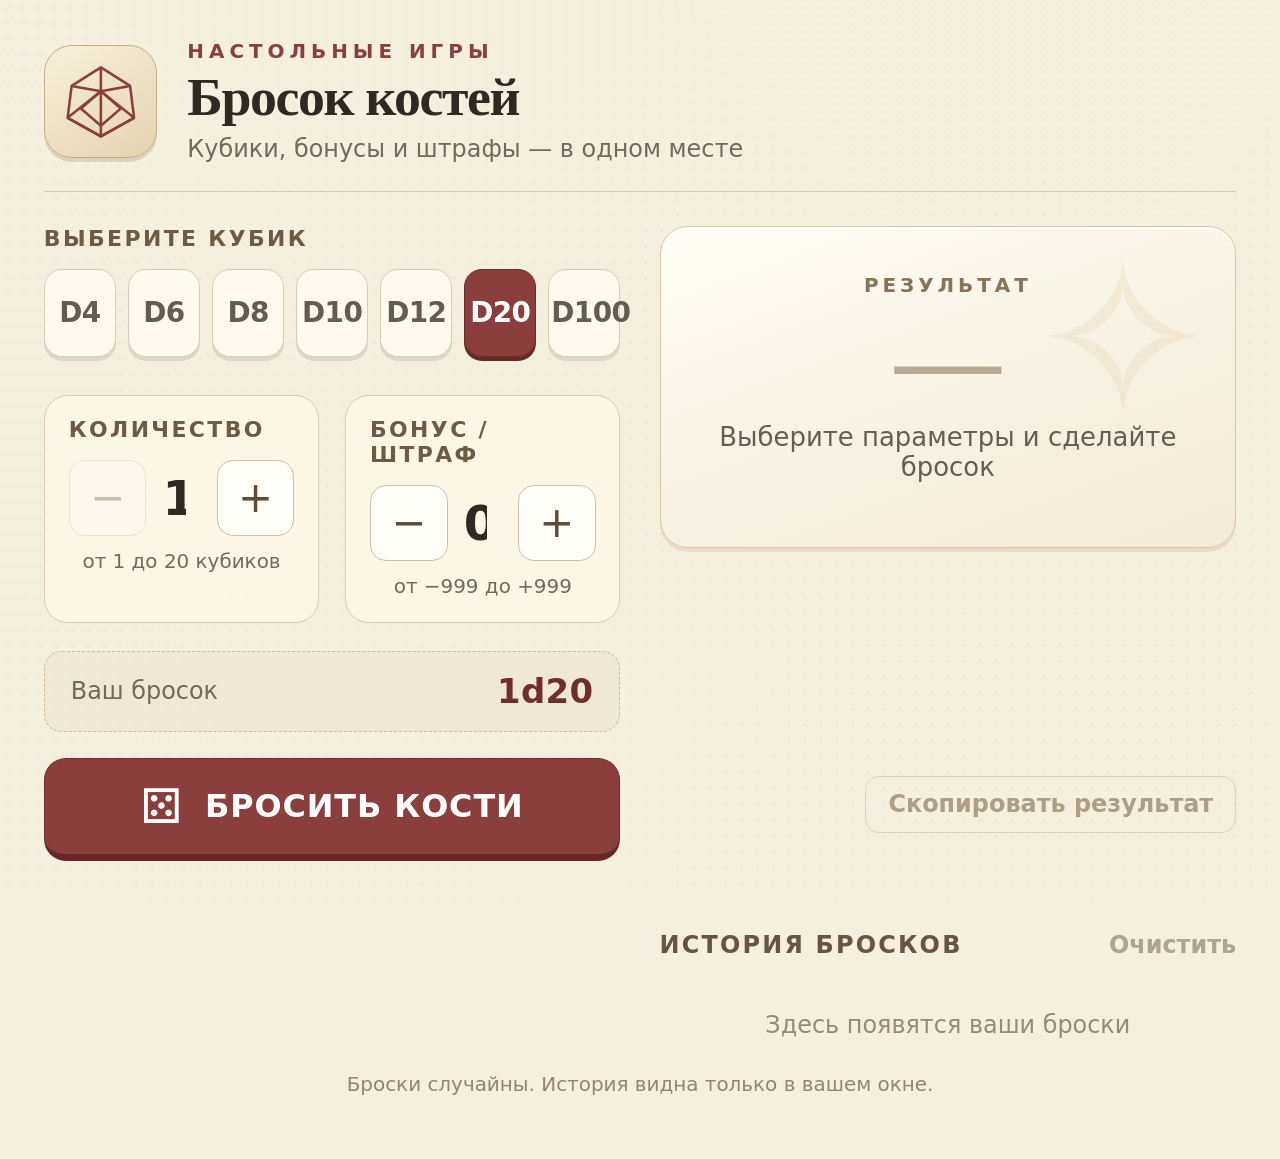
<file: index.html>
<!DOCTYPE html>
<html lang="ru">
<head>
  <meta charset="utf-8">
  <meta name="viewport" content="width=device-width, initial-scale=1">
  <meta name="color-scheme" content="light">
  <title>Бросок костей · Dice Roller</title>
  <style>
    :root{--paper:#f4efdf;--paper-2:#eee5d0;--ink:#302923;--sub:#73695f;--stroke:#d9cbb4;--red:#8b3f3d;--red-dark:#702d2c;--gold:#b4935e;--green:#4a6a50;--white:#fffdf6}
    *{box-sizing:border-box}
    html{scrollbar-color:#c9baa0 var(--paper)}
    body{margin:0;min-width:19.64286rem;background:var(--paper);color:var(--ink);font-family:system-ui,-apple-system,Segoe UI,Arial,sans-serif;font-size:1.00000rem}
    body:before{content:"";position:fixed;inset:0;pointer-events:none;opacity:.32;background-image:radial-gradient(#947d5b26 0.05357rem,transparent 0.06429rem);background-size:0.57143rem 0.57143rem;z-index:0}
    button,input{font:inherit}
    button{cursor:pointer}
    button:focus-visible,input:focus-visible{outline:0.21429rem solid #ba8b45;outline-offset:0.14286rem}
    .shell{position:relative;width:min(100%,44.28571rem);margin:auto;padding:1.42857rem 1.57143rem 1.57143rem}
    header{display:flex;align-items:center;gap:1.07143rem;margin-bottom:1.21429rem;padding-bottom:1.00000rem;border-bottom:0.07143rem solid var(--stroke)}
    .emblem{width:4.07143rem;height:4.07143rem;flex:0 0 4.07143rem;display:grid;place-items:center;border:0.07143rem solid #c3ad85;background:linear-gradient(145deg,#f7f0dc,#e4d3ae);border-radius:1.00000rem;color:var(--red);box-shadow:0 0.14286rem 0 #dfd2bb}
    .emblem svg{width:2.85714rem;height:2.85714rem}
    .overline{font-size:0.71429rem;font-weight:800;text-transform:uppercase;letter-spacing:0.17857rem;color:var(--red);margin-bottom:0.21429rem}
    h1{font-family:Georgia,"Times New Roman",serif;font-weight:700;font-size:1.92857rem;letter-spacing:-0.05000rem;margin:0;line-height:1.05}
    .subtitle{font-size:0.85714rem;color:var(--sub);margin:0.35714rem 0 0}
    .field-label{font-size:0.78571rem;font-weight:800;letter-spacing:0.08571rem;text-transform:uppercase;color:#6e5b45;margin:0 0 0.64286rem}
    .dice-types{display:grid;grid-template-columns:repeat(7,minmax(0,1fr));gap:0.42857rem;margin-bottom:1.35714rem}
    .die{border:0.07143rem solid var(--stroke);border-radius:0.64286rem;min-width:0;min-height:3.14286rem;padding:0.28571rem 0.07143rem;color:#645b53;background:#fffaf0;box-shadow:0 0.14286rem 0 #dfd6c5;font-weight:800;letter-spacing:-0.02143rem;transition:background .15s,border-color .15s,transform .15s}
    .die[aria-pressed=true]{background:var(--red);border-color:var(--red-dark);color:white;box-shadow:0 0.14286rem 0 #632927}
    .die:active{transform:translateY(0.07143rem)}
    .controls{display:grid;grid-template-columns:1fr 1fr;gap:0.92857rem;margin-bottom:1.00000rem}
    .control-panel{background:#fff9eaaf;border:0.07143rem solid var(--stroke);padding:0.78571rem 0.85714rem 0.85714rem;border-radius:0.85714rem}
    .control-panel .field-label{margin:0 0 0.64286rem}
    .stepper{display:grid;grid-template-columns:2.78571rem minmax(0,1fr) 2.78571rem;gap:0.50000rem;align-items:center}
    .step{height:2.71429rem;display:grid;place-items:center;border:0.07143rem solid #cfc0a7;border-radius:0.57143rem;background:#fffdf8;color:#614a37;font-size:1.50000rem;font-weight:400;line-height:1}
    .step:active{background:var(--paper-2)}
    .step:disabled{opacity:.35;cursor:not-allowed}
    .num{width:100%;min-width:0;border:0;background:transparent;color:var(--ink);text-align:center;font-size:1.71429rem;font-weight:800;font-variant-numeric:tabular-nums;outline-offset:0}
    .hint{font-size:0.71429rem;color:var(--sub);margin:0.50000rem 0 0;text-align:center}
    .formula{display:flex;align-items:center;justify-content:space-between;gap:0.85714rem;border:0.07143rem dashed #cbbb9c;padding:0.71429rem 0.92857rem;margin-bottom:0.92857rem;border-radius:0.64286rem;background:#ede4d2a6}
    .formula span{font-size:0.85714rem;color:var(--sub)}
    .formula strong{color:var(--red-dark);font-size:1.21429rem;font-weight:800;letter-spacing:0.01429rem;font-variant-numeric:tabular-nums}
    .roll-button{width:100%;min-height:3.71429rem;background:var(--red);border:0.07143rem solid var(--red-dark);border-bottom:0.28571rem solid #682724;border-radius:0.78571rem;color:white;font-weight:800;font-size:1.14286rem;letter-spacing:0.03214rem;display:flex;justify-content:center;align-items:center;gap:0.78571rem;transition:transform .1s,background .15s;margin-bottom:1.07143rem}
    .roll-button:hover{background:#9d4a47}
    .roll-button:active{transform:translateY(0.14286rem);border-bottom-width:0.14286rem;margin-bottom:1.21429rem}
    .roll-button:disabled{opacity:.7;cursor:default}
    .dice-icon{font-size:1.71429rem;line-height:1}
    .result{background:linear-gradient(160deg,#fffdf5,#f2e9d7);border:0.07143rem solid #d7c6a8;border-radius:1.00000rem;min-height:11.57143rem;padding:1.07143rem 1.14286rem 0.92857rem;text-align:center;box-shadow:inset 0 0.07143rem #fff,0 0.14286rem 0 #eadcc4;position:relative;overflow:hidden}
    .result:after{content:'✧';font-family:Georgia,serif;font-size:7.85714rem;line-height:1;position:absolute;top:0.21429rem;right:0.71429rem;color:#ddc79d35;pointer-events:none}
    .result-kicker{position:relative;z-index:1;font-size:0.71429rem;font-weight:800;text-transform:uppercase;letter-spacing:0.14286rem;color:#887455}
    .total{position:relative;z-index:1;font-family:Georgia,"Times New Roman",serif;color:var(--red-dark);font-size:4.64286rem;font-weight:700;line-height:1.05;margin:0.28571rem 0 0.21429rem;font-variant-numeric:lining-nums tabular-nums}
    .result-empty .total{color:#b9a992;font-size:3.78571rem}
    .calculation{position:relative;z-index:1;color:#655c52;font-size:0.92857rem;min-height:1.42857rem;overflow-wrap:anywhere}
    .roll-detail{position:relative;z-index:1;margin:0.78571rem 0 0;display:flex;align-items:center;justify-content:center;gap:0.42857rem;flex-wrap:wrap}
    .chip{display:inline-flex;align-items:center;justify-content:center;min-width:2.07143rem;height:2.00000rem;padding:0 0.42857rem;background:white;border:0.07143rem solid #dfd2be;border-radius:0.50000rem;font-size:0.92857rem;font-weight:750;color:#493b32;font-variant-numeric:tabular-nums}
    .chip.max{color:#427047;border-color:#a9c5aa;background:#f3faf0}
    .chip.min{color:#a3443a;border-color:#deaba4;background:#fff3ee}
    .result.roll-anim .total{animation:pulse .18s linear infinite alternate}
    @keyframes pulse{0%{transform:translateY(0.07143rem);opacity:.58}100%{transform:translateY(-0.07143rem);opacity:1}}
    .footbar{display:flex;justify-content:space-between;align-items:center;gap:0.71429rem;margin:0.92857rem 0 0.28571rem}
    .footbar h2{font-size:0.85714rem;letter-spacing:0.07857rem;text-transform:uppercase;color:#665540;margin:0}
    .clear{border:0;background:transparent;color:var(--red);font-size:0.85714rem;font-weight:700;text-decoration:underline;text-underline-offset:0.21429rem;padding:0.50000rem 0}
    .clear:disabled{color:#aea395;text-decoration:none;cursor:default}
    .history{display:flex;flex-direction:column;gap:0.42857rem;max-height:12.50000rem;overflow:auto;padding:0.07143rem}
    .history-row{background:#fffaf1d1;border:0.07143rem solid #e3d7c3;border-radius:0.57143rem;padding:0.57143rem 0.71429rem;display:flex;align-items:center;gap:0.64286rem;font-size:0.85714rem;font-variant-numeric:tabular-nums}
    .history-row .counter{color:#93816a;min-width:1.64286rem}
    .history-row .history-formula{font-weight:700;color:#57463b;white-space:nowrap}
    .history-row .history-breakdown{color:#897763;min-width:0;overflow:hidden;text-overflow:ellipsis;white-space:nowrap;flex:1}
    .history-row strong{margin-left:auto;color:var(--red-dark);font-size:1.14286rem}
    .history-empty{color:#978a78;font-size:0.85714rem;text-align:center;padding:1.00000rem 0 0.28571rem}
    .actions{display:flex;justify-content:flex-end;margin:0.64286rem 0 0}
    .copy{background:transparent;border:0.07143rem solid #cdbda4;border-radius:0.50000rem;padding:0.50000rem 0.78571rem;color:#694b3b;font-size:0.85714rem;font-weight:700}
    .copy:disabled{color:#ae9e88;border-color:#ded1bf;cursor:default}
    .note{margin-top:0.85714rem;color:#948471;text-align:center;font-size:0.71429rem}
    @media (max-width:390px){.shell{padding:1.00000rem 0.85714rem 1.21429rem}h1{font-size:1.64286rem}.emblem{width:3.42857rem;height:3.42857rem;flex-basis:3.42857rem}.emblem svg{width:2.35714rem;height:2.35714rem}header{gap:0.71429rem}.dice-types{gap:0.28571rem}.die{font-size:0.85714rem;min-height:2.92857rem}.controls{gap:0.57143rem}.control-panel{padding:0.71429rem 0.50000rem}.stepper{grid-template-columns:2.28571rem minmax(0,1fr) 2.28571rem;gap:0.14286rem}.step{height:2.57143rem}.num{font-size:1.50000rem}.subtitle{font-size:0.78571rem}.total{font-size:4.00000rem}}
    @media (prefers-reduced-motion:reduce){*,*:before,*:after{animation:none!important;transition:none!important}}
  
    /* Adaptive SBoard embed: use all available iframe width and scale the
       entire interface in proportion to its viewport, while retaining a
       usable minimum size on narrower embeds. */
    html { font-size:clamp(14px, 2.18vw, 30px); }
    body { min-width:275px; }
    .shell { width:100%;max-width:none;margin:0 auto; }
    /* At very large aspect ratios, arrange output alongside the controls. */
    @media (min-width:1100px) and (min-aspect-ratio: 1.28) {
      .shell { display:grid;grid-template-columns:minmax(0,1fr) minmax(0,1fr);column-gap:1.4rem;align-items:start; }
      header { grid-column:1/-1; }
      .shell>section:first-of-type,.controls,.formula,.roll-button { grid-column:1; }
      .shell>.result,.actions,.footbar,.history { grid-column:2; }
      .shell>.result { grid-row:2 / span 3;min-height:11.55rem;display:flex;flex-direction:column;justify-content:center; }
      .shell>.actions { grid-row:5; }
      .shell>.footbar { grid-row:6; }
      .shell>.history { grid-row:7; }
      .shell>.note { grid-column:1/-1; }
    }
    /* On small windows, avoid scrollbars caused by oversized typography. */
    @media (max-width:390px) {
      html { font-size:14px; }
    }
</style>
</head>
<body>
<main class="shell">
  <header>
    <div class="emblem" aria-hidden="true"><svg viewBox="0 0 60 60" fill="none" stroke="currentColor" stroke-width="1.9" stroke-linejoin="round"><path d="M30 4 52 18 55 42 30 56 5 42 8 18Z"/><path d="M30 4v18m0 34V22M8 18l22 4 22-4M5 42l25-20 25 20M5 42l25 14 25-14"/><path d="M15 35 30 22 45 35 30 48Z"/></svg></div>
    <div>
      <div class="overline">НАСТОЛЬНЫЕ ИГРЫ</div>
      <h1>Бросок костей</h1>
      <p class="subtitle">Кубики, бонусы и штрафы — в одном месте</p>
    </div>
  </header>

  <section aria-labelledby="type-title">
    <h2 class="field-label" id="type-title">Выберите кубик</h2>
    <div class="dice-types" role="group" aria-label="Количество граней кубика">
      <button class="die" type="button" data-sides="4" aria-pressed="false">D4</button>
      <button class="die" type="button" data-sides="6" aria-pressed="false">D6</button>
      <button class="die" type="button" data-sides="8" aria-pressed="false">D8</button>
      <button class="die" type="button" data-sides="10" aria-pressed="false">D10</button>
      <button class="die" type="button" data-sides="12" aria-pressed="false">D12</button>
      <button class="die" type="button" data-sides="20" aria-pressed="true">D20</button>
      <button class="die" type="button" data-sides="100" aria-pressed="false">D100</button>
    </div>
  </section>

  <div class="controls">
    <section class="control-panel" aria-labelledby="count-title">
      <h2 id="count-title" class="field-label">Количество</h2>
      <div class="stepper">
        <button class="step" type="button" id="count-minus" aria-label="Уменьшить количество кубиков">−</button>
        <input class="num" id="count" aria-label="Количество кубиков" inputmode="numeric" type="number" min="1" max="20" step="1" value="1">
        <button class="step" type="button" id="count-plus" aria-label="Увеличить количество кубиков">+</button>
      </div>
      <p class="hint">от 1 до 20 кубиков</p>
    </section>
    <section class="control-panel" aria-labelledby="mod-title">
      <h2 id="mod-title" class="field-label">Бонус / штраф</h2>
      <div class="stepper">
        <button class="step" type="button" id="mod-minus" aria-label="Уменьшить модификатор">−</button>
        <input class="num" id="mod" aria-label="Бонус или штраф" inputmode="numeric" type="number" min="-999" max="999" step="1" value="0">
        <button class="step" type="button" id="mod-plus" aria-label="Увеличить модификатор">+</button>
      </div>
      <p class="hint">от −999 до +999</p>
    </section>
  </div>

  <div class="formula"><span>Ваш бросок</span><strong id="formula">1d20</strong></div>
  <button class="roll-button" id="roll" type="button"><span class="dice-icon" aria-hidden="true">⚄</span><span>БРОСИТЬ КОСТИ</span></button>

  <section class="result result-empty" id="result" aria-label="Результат броска" aria-live="polite" aria-atomic="true">
    <div class="result-kicker" id="result-kicker">РЕЗУЛЬТАТ</div>
    <div class="total" id="total">—</div>
    <div class="calculation" id="calculation">Выберите параметры и сделайте бросок</div>
    <div class="roll-detail" id="detail"></div>
  </section>
  <div class="actions"><button type="button" class="copy" id="copy" disabled>Скопировать результат</button></div>

  <div class="footbar"><h2>История бросков</h2><button type="button" class="clear" id="clear" disabled>Очистить</button></div>
  <div class="history" id="history"><div class="history-empty">Здесь появятся ваши броски</div></div>
  <p class="note">Броски случайны. История видна только в вашем окне.</p>
</main>
<script>
(() => {
  'use strict';
  const $ = id => document.getElementById(id);
  const types = Array.from(document.querySelectorAll('.die'));
  const state = {sides:20,count:1,mod:0,busy:false,history:[],last:null};
  const intBound = (raw, min, max, fallback) => {
    const n = Number(raw);
    if (raw === '' || !Number.isFinite(n)) return fallback;
    return Math.max(min, Math.min(max, Math.trunc(n)));
  };
  const signed = n => n > 0 ? ` + ${n}` : n < 0 ? ` − ${Math.abs(n)}` : '';
  const formula = (count,sides,mod) => `${count}d${sides}${signed(mod)}`;
  function renderControls(){
    $('count').value = state.count;
    $('mod').value = state.mod;
    $('formula').textContent = formula(state.count,state.sides,state.mod);
    $('count-minus').disabled = state.count <= 1;
    $('count-plus').disabled = state.count >= 20;
    $('mod-minus').disabled = state.mod <= -999;
    $('mod-plus').disabled = state.mod >= 999;
    for (const button of types) button.setAttribute('aria-pressed', String(Number(button.dataset.sides) === state.sides));
  }
  function syncInputs(){
    state.count=intBound($('count').value,1,20,state.count);
    state.mod=intBound($('mod').value,-999,999,state.mod);
    renderControls();
  }
  $('count').addEventListener('change',syncInputs);
  $('mod').addEventListener('change',syncInputs);
  $('count').addEventListener('keydown',e=>{if(e.key==='Enter'){e.preventDefault();$('count').blur();}});
  $('mod').addEventListener('keydown',e=>{if(e.key==='Enter'){e.preventDefault();$('mod').blur();}});
  const step = (key,delta,min,max) => {syncInputs();state[key]=Math.max(min,Math.min(max,state[key]+delta));renderControls();};
  $('count-minus').addEventListener('click',()=>step('count',-1,1,20));
  $('count-plus').addEventListener('click',()=>step('count',1,1,20));
  $('mod-minus').addEventListener('click',()=>step('mod',-1,-999,999));
  $('mod-plus').addEventListener('click',()=>step('mod',1,-999,999));
  types.forEach(btn=>btn.addEventListener('click',()=>{state.sides=Number(btn.dataset.sides);renderControls();}));

  // Rejection sampling eliminates modulo bias for every supported die size.
  function rollDie(sides){
    if (globalThis.crypto && typeof crypto.getRandomValues === 'function'){
      const bucket = Math.floor(4294967296/sides)*sides;
      const value = new Uint32Array(1);
      do {crypto.getRandomValues(value);} while(value[0]>=bucket);
      return (value[0]%sides)+1;
    }
    return Math.floor(Math.random()*sides)+1;
  }
  const fmtBreakdown=(values,mod)=>`${values.join(' + ')}${signed(mod)} = ${values.reduce((a,b)=>a+b,0)+mod}`;
  function showResult(r){
    const result=$('result');result.classList.remove('result-empty','roll-anim');
    $('result-kicker').textContent='ИТОГ БРОСКА';
    $('total').textContent=r.total;
    $('calculation').textContent=fmtBreakdown(r.values,r.mod);
    const detail=$('detail');detail.replaceChildren();
    r.values.forEach(n=>{
      const chip=document.createElement('span');chip.className='chip'+(n===r.sides?' max':n===1?' min':'');chip.textContent=n;
      chip.title=`D${r.sides}: ${n}`;
      detail.append(chip);
    });
    $('copy').disabled=false;
  }
  function renderHistory(){
    const root=$('history');root.replaceChildren();
    $('clear').disabled=state.history.length===0;
    if(state.history.length===0){const empty=document.createElement('div');empty.className='history-empty';empty.textContent='Здесь появятся ваши броски';root.append(empty);return;}
    for(const r of state.history){
      const row=document.createElement('div');row.className='history-row';
      const num=document.createElement('span');num.className='counter';num.textContent=`#${r.id}`;
      const f=document.createElement('span');f.className='history-formula';f.textContent=formula(r.count,r.sides,r.mod);
      const b=document.createElement('span');b.className='history-breakdown';b.textContent=`[${r.values.join(', ')}]`;
      const t=document.createElement('strong');t.textContent=r.total;
      row.append(num,f,b,t);root.append(row);
    }
  }
  function roll(){
    if(state.busy)return;
    syncInputs();state.busy=true;
    $('roll').disabled=true;
    $('roll').lastElementChild.textContent='БРОСАЕМ…';
    const r={count:state.count,sides:state.sides,mod:state.mod,values:[],id:state.history.length ? state.history[0].id+1:1};
    r.values=Array.from({length:r.count},()=>rollDie(r.sides));
    r.total=r.values.reduce((a,b)=>a+b,0)+r.mod;
    const box=$('result');box.classList.remove('result-empty');box.classList.add('roll-anim');
    $('result-kicker').textContent='КОСТИ БРОШЕНЫ…';
    $('calculation').textContent='Определяем результат';
    $('detail').replaceChildren();
    let i=0;
    const timer=setInterval(()=>{$('total').textContent=1+(i*11%r.sides);i+=1;},58);
    setTimeout(()=>{
      clearInterval(timer);state.busy=false;state.last=r;state.history.unshift(r);
      if(state.history.length>10)state.history.pop();
      showResult(r);renderHistory();$('roll').disabled=false;
      $('roll').lastElementChild.textContent='БРОСИТЬ ЕЩЁ';
    },500);
  }
  $('roll').addEventListener('click',roll);
  $('clear').addEventListener('click',()=>{state.history=[];renderHistory();});
  $('copy').addEventListener('click',async()=>{
    if(!state.last)return;
    const r=state.last;
    const text=`${formula(r.count,r.sides,r.mod)} → [${r.values.join(', ')}] → ${r.total}`;
    try{
      if(navigator.clipboard&&window.isSecureContext) await navigator.clipboard.writeText(text);
      else {const input=document.createElement('textarea');input.value=text;input.style.position='fixed';input.style.opacity='0';document.body.append(input);input.select();if(!document.execCommand('copy'))throw new Error('copy');input.remove();}
      $('copy').textContent='Скопировано';setTimeout(()=>$('copy').textContent='Скопировать результат',1250);
    }catch(e){$('copy').textContent='Копирование недоступно';setTimeout(()=>$('copy').textContent='Скопировать результат',1600);}
  });
  renderControls();renderHistory();
})();
</script>
</body>
</html>
</file>
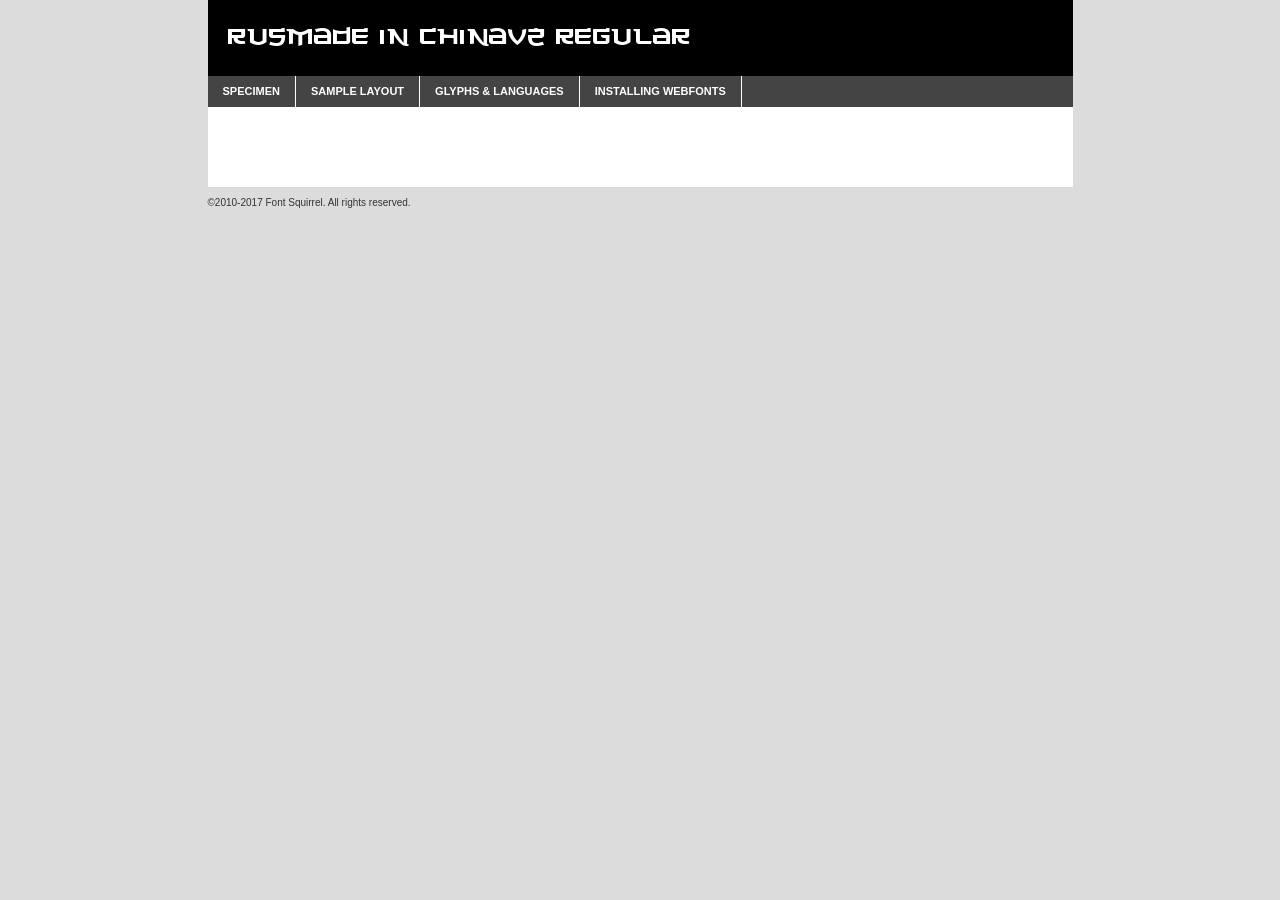
<file: fonts/rus_kenshi/rusmadeinchinav2-regular-demo.html>
<!DOCTYPE html PUBLIC "-//W3C//DTD XHTML 1.0 Transitional//EN"
        "http://www.w3.org/TR/xhtml1/DTD/xhtml1-transitional.dtd">

<html xmlns="http://www.w3.org/1999/xhtml" xml:lang="en" lang="en">
<head>
    <meta http-equiv="Content-Type" content="text/html; charset=utf-8"/>
    <script src="http://ajax.googleapis.com/ajax/libs/jquery/1.7.2/jquery.min.js" type="text/javascript" charset="utf-8"></script>
    <script type="text/javascript">
		(function($) {
			$.fn.easyTabs = function(option) {
				var param = jQuery.extend({ fadeSpeed: 'fast', defaultContent: 1, activeClass: 'active' }, option);
				$(this).each(function() {
					var thisId = '#' + this.id;
					if ( param.defaultContent == '' )
					{
						param.defaultContent = 1;
					}
					if ( typeof param.defaultContent == 'number' )
					{
						var defaultTab = $(thisId + ' .tabs li:eq(' + (param.defaultContent - 1) + ') a').attr('href').substr(1);
					}
					else
					{
						var defaultTab = param.defaultContent;
					}
					$(thisId + ' .tabs li a').each(function() {
						var tabToHide = $(this).attr('href').substr(1);
						$('#' + tabToHide).addClass('easytabs-tab-content');
					});
					hideAll();
					changeContent(defaultTab);

					function hideAll() {$(thisId + ' .easytabs-tab-content').hide();}

					function changeContent(tabId)
					{
						hideAll();
						$(thisId + ' .tabs li').removeClass(param.activeClass);
						$(thisId + ' .tabs li a[href=#' + tabId + ']').closest('li').addClass(param.activeClass);
						if ( param.fadeSpeed != 'none' )
						{
							$(thisId + ' #' + tabId).fadeIn(param.fadeSpeed);
						}
						else
						{
							$(thisId + ' #' + tabId).show();
						}
					}

					$(thisId + ' .tabs li').click(function() {
						var tabId = $(this).find('a').attr('href').substr(1);
						changeContent(tabId);
						return false;
					});
				});
			}
		})(jQuery);
    </script>
    <link rel="stylesheet" href="specimen_files/specimen_stylesheet.css" type="text/css" charset="utf-8"/>
    <link rel="stylesheet" href="kenshichina.css" type="text/css" charset="utf-8"/>

    <style type="text/css">
        		body {
			font-family: 'rusmade_in_chinav2regular';
        		}

            </style>

    <title>RUSMade in Chinav2 Regular Specimen</title>


    <script type="text/javascript" charset="utf-8">
		$(document).ready(function() {
			$('#container').easyTabs({ defaultContent: 1 });
		});
    </script>
</head>

<body>
<div id="container">
    <div id="header">
		RUSMade in Chinav2 Regular    </div>
    <ul class="tabs">
        <li><a href="#specimen">Specimen</a></li>
        <li><a href="#layout">Sample Layout</a></li>
		        <li><a href="#glyphs">Glyphs &amp; Languages</a></li>
        <li><a href="#installing">Installing Webfonts</a></li>

    </ul>

    <div id="main_content">


        <div id="specimen">

            <div class="section">
                <div class="grid12 firstcol">
                    <div class="huge">AaBb</div>
                </div>
            </div>

            <div class="section">
                <div class="glyph_range">A&#x200B;B&#x200b;C&#x200b;D&#x200b;E&#x200b;F&#x200b;G&#x200b;H&#x200b;I&#x200b;J&#x200b;K&#x200b;L&#x200b;M&#x200b;N&#x200b;O&#x200b;P&#x200b;Q&#x200b;R&#x200b;S&#x200b;T&#x200b;U&#x200b;V&#x200b;W&#x200b;X&#x200b;Y&#x200b;Z&#x200b;a&#x200b;b&#x200b;c&#x200b;d&#x200b;e&#x200b;f&#x200b;g&#x200b;h&#x200b;i&#x200b;j&#x200b;k&#x200b;l&#x200b;m&#x200b;n&#x200b;o&#x200b;p&#x200b;q&#x200b;r&#x200b;s&#x200b;t&#x200b;u&#x200b;v&#x200b;w&#x200b;x&#x200b;y&#x200b;z&#x200b;1&#x200b;2&#x200b;3&#x200b;4&#x200b;5&#x200b;6&#x200b;7&#x200b;8&#x200b;9&#x200b;0&#x200b;&amp;&#x200b;.&#x200b;,&#x200b;?&#x200b;!&#x200b;&#64;&#x200b;(&#x200b;)&#x200b;#&#x200b;$&#x200b;%&#x200b;*&#x200b;+&#x200b;-&#x200b;=&#x200b;:&#x200b;;</div>
            </div>
            <div class="section">
                <div class="grid12 firstcol">
                    <table class="sample_table">
                        <tr>
                            <td>10</td>
                            <td class="size10">abcdefghijklmnopqrstuvwxyzABCDEFGHIJKLMNOPQRSTUVWXYZ0123456789abcdefghijklmnopqrstuvwxyzABCDEFGHIJKLMNOPQRSTUVWXYZ0123456789abcdefghijklmnopqrstuvwxyzABCDEFGHIJKLMNOPQRSTUVWXYZ</td>
                        </tr>
                        <tr>
                            <td>11</td>
                            <td class="size11">abcdefghijklmnopqrstuvwxyzABCDEFGHIJKLMNOPQRSTUVWXYZ0123456789abcdefghijklmnopqrstuvwxyzABCDEFGHIJKLMNOPQRSTUVWXYZ0123456789abcdefghijklmnopqrstuvwxyzABCDEFGHIJKLMNOPQRSTUVWXYZ</td>
                        </tr>
                        <tr>
                            <td>12</td>
                            <td class="size12">abcdefghijklmnopqrstuvwxyzABCDEFGHIJKLMNOPQRSTUVWXYZ0123456789abcdefghijklmnopqrstuvwxyzABCDEFGHIJKLMNOPQRSTUVWXYZ0123456789abcdefghijklmnopqrstuvwxyzABCDEFGHIJKLMNOPQRSTUVWXYZ</td>
                        </tr>
                        <tr>
                            <td>13</td>
                            <td class="size13">abcdefghijklmnopqrstuvwxyzABCDEFGHIJKLMNOPQRSTUVWXYZ0123456789abcdefghijklmnopqrstuvwxyzABCDEFGHIJKLMNOPQRSTUVWXYZ0123456789abcdefghijklmnopqrstuvwxyzABCDEFGHIJKLMNOPQRSTUVWXYZ</td>
                        </tr>
                        <tr>
                            <td>14</td>
                            <td class="size14">abcdefghijklmnopqrstuvwxyzABCDEFGHIJKLMNOPQRSTUVWXYZ0123456789abcdefghijklmnopqrstuvwxyzABCDEFGHIJKLMNOPQRSTUVWXYZ0123456789abcdefghijklmnopqrstuvwxyzABCDEFGHIJKLMNOPQRSTUVWXYZ</td>
                        </tr>
                        <tr>
                            <td>16</td>
                            <td class="size16">abcdefghijklmnopqrstuvwxyzABCDEFGHIJKLMNOPQRSTUVWXYZ0123456789abcdefghijklmnopqrstuvwxyzABCDEFGHIJKLMNOPQRSTUVWXYZ</td>
                        </tr>
                        <tr>
                            <td>18</td>
                            <td class="size18">abcdefghijklmnopqrstuvwxyzABCDEFGHIJKLMNOPQRSTUVWXYZ0123456789abcdefghijklmnopqrstuvwxyzABCDEFGHIJKLMNOPQRSTUVWXYZ</td>
                        </tr>
                        <tr>
                            <td>20</td>
                            <td class="size20">abcdefghijklmnopqrstuvwxyzABCDEFGHIJKLMNOPQRSTUVWXYZ0123456789abcdefghijklmnopqrstuvwxyzABCDEFGHIJKLMNOPQRSTUVWXYZ</td>
                        </tr>
                        <tr>
                            <td>24</td>
                            <td class="size24">abcdefghijklmnopqrstuvwxyzABCDEFGHIJKLMNOPQRSTUVWXYZ0123456789abcdefghijklmnopqrstuvwxyzABCDEFGHIJKLMNOPQRSTUVWXYZ</td>
                        </tr>
                        <tr>
                            <td>30</td>
                            <td class="size30">abcdefghijklmnopqrstuvwxyzABCDEFGHIJKLMNOPQRSTUVWXYZ0123456789abcdefghijklmnopqrstuvwxyzABCDEFGHIJKLMNOPQRSTUVWXYZ</td>
                        </tr>
                        <tr>
                            <td>36</td>
                            <td class="size36">abcdefghijklmnopqrstuvwxyzABCDEFGHIJKLMNOPQRSTUVWXYZ0123456789abcdefghijklmnopqrstuvwxyzABCDEFGHIJKLMNOPQRSTUVWXYZ</td>
                        </tr>
                        <tr>
                            <td>48</td>
                            <td class="size48">abcdefghijklmnopqrstuvwxyzABCDEFGHIJKLMNOPQRSTUVWXYZ0123456789abcdefghijklmnopqrstuvwxyzABCDEFGHIJKLMNOPQRSTUVWXYZ</td>
                        </tr>
                        <tr>
                            <td>60</td>
                            <td class="size60">abcdefghijklmnopqrstuvwxyzABCDEFGHIJKLMNOPQRSTUVWXYZ0123456789abcdefghijklmnopqrstuvwxyzABCDEFGHIJKLMNOPQRSTUVWXYZ</td>
                        </tr>
                        <tr>
                            <td>72</td>
                            <td class="size72">abcdefghijklmnopqrstuvwxyzABCDEFGHIJKLMNOPQRSTUVWXYZ0123456789abcdefghijklmnopqrstuvwxyzABCDEFGHIJKLMNOPQRSTUVWXYZ</td>
                        </tr>
                        <tr>
                            <td>90</td>
                            <td class="size90">abcdefghijklmnopqrstuvwxyzABCDEFGHIJKLMNOPQRSTUVWXYZ0123456789abcdefghijklmnopqrstuvwxyzABCDEFGHIJKLMNOPQRSTUVWXYZ</td>
                        </tr>
                    </table>

                </div>

            </div>


            <div class="section" id="bodycomparison">


                <div id="xheight">
                    <div class="fontbody">&#x25FC;&#x25FC;&#x25FC;&#x25FC;&#x25FC;&#x25FC;&#x25FC;&#x25FC;&#x25FC;&#x25FC;&#x25FC;&#x25FC;&#x25FC;&#x25FC;&#x25FC;&#x25FC;&#x25FC;&#x25FC;&#x25FC;&#x25FC;&#x25FC;&#x25FC;&#x25FC;&#x25FC;&#x25FC;&#x25FC;&#x25FC;&#x25FC;&#x25FC;&#x25FC;&#x25FC;&#x25FC;&#x25FC;&#x25FC;&#x25FC;&#x25FC;&#x25FC;&#x25FC;&#x25FC;&#x25FC;&#x25FC;&#x25FC;&#x25FC;&#x25FC;&#x25FC;&#x25FC;&#x25FC;&#x25FC;&#x25FC;&#x25FC;&#x25FC;&#x25FC;&#x25FC;&#x25FC;&#x25FC;&#x25FC;&#x25FC;&#x25FC;&#x25FC;&#x25FC;&#x25FC;&#x25FC;&#x25FC;&#x25FC;&#x25FC;&#x25FC;&#x25FC;&#x25FC;&#x25FC;&#x25FC;&#x25FC;&#x25FC;&#x25FC;&#x25FC;&#x25FC;&#x25FC;&#x25FC;&#x25FC;&#x25FC;&#x25FC;&#x25FC;&#x25FC;&#x25FC;&#x25FC;&#x25FC;&#x25FC;&#x25FC;&#x25FC;&#x25FC;&#x25FC;&#x25FC;&#x25FC;&#x25FC;&#x25FC;&#x25FC;&#x25FC;&#x25FC;&#x25FC;&#x25FC;body</div>
                    <div class="arialbody">body</div>
                    <div class="verdanabody">body</div>
                    <div class="georgiabody">body</div>
                </div>
                <div class="fontbody" style="z-index:1">
                    body<span>RUSMade in Chinav2 Regular</span>
                </div>
                <div class="arialbody" style="z-index:1">
                    body<span>Arial</span>
                </div>
                <div class="verdanabody" style="z-index:1">
                    body<span>Verdana</span>
                </div>
                <div class="georgiabody" style="z-index:1">
                    body<span>Georgia</span>
                </div>


            </div>


            <div class="section psample psample_row1" id="">

                <div class="grid2 firstcol">
                    <p class="size10"><span>10.</span>Aenean lacinia bibendum nulla sed consectetur. Fusce dapibus, tellus ac cursus commodo, tortor mauris condimentum nibh, ut fermentum massa justo sit amet risus. Nullam id dolor id nibh ultricies vehicula ut id elit. Cum sociis natoque penatibus et magnis dis parturient montes, nascetur ridiculus mus. Nulla vitae elit libero, a pharetra augue.</p>

                </div>
                <div class="grid3">
                    <p class="size11"><span>11.</span>Aenean lacinia bibendum nulla sed consectetur. Fusce dapibus, tellus ac cursus commodo, tortor mauris condimentum nibh, ut fermentum massa justo sit amet risus. Nullam id dolor id nibh ultricies vehicula ut id elit. Cum sociis natoque penatibus et magnis dis parturient montes, nascetur ridiculus mus. Nulla vitae elit libero, a pharetra augue.</p>

                </div>
                <div class="grid3">
                    <p class="size12"><span>12.</span>Aenean lacinia bibendum nulla sed consectetur. Fusce dapibus, tellus ac cursus commodo, tortor mauris condimentum nibh, ut fermentum massa justo sit amet risus. Nullam id dolor id nibh ultricies vehicula ut id elit. Cum sociis natoque penatibus et magnis dis parturient montes, nascetur ridiculus mus. Nulla vitae elit libero, a pharetra augue.</p>

                </div>
                <div class="grid4">
                    <p class="size13"><span>13.</span>Aenean lacinia bibendum nulla sed consectetur. Fusce dapibus, tellus ac cursus commodo, tortor mauris condimentum nibh, ut fermentum massa justo sit amet risus. Nullam id dolor id nibh ultricies vehicula ut id elit. Cum sociis natoque penatibus et magnis dis parturient montes, nascetur ridiculus mus. Nulla vitae elit libero, a pharetra augue.</p>

                </div>
                <div class="white_blend"></div>

            </div>
            <div class="section psample psample_row2" id="">
                <div class="grid3 firstcol">
                    <p class="size14"><span>14.</span>Aenean lacinia bibendum nulla sed consectetur. Fusce dapibus, tellus ac cursus commodo, tortor mauris condimentum nibh, ut fermentum massa justo sit amet risus. Nullam id dolor id nibh ultricies vehicula ut id elit. Cum sociis natoque penatibus et magnis dis parturient montes, nascetur ridiculus mus. Nulla vitae elit libero, a pharetra augue.</p>

                </div>
                <div class="grid4">
                    <p class="size16"><span>16.</span>Aenean lacinia bibendum nulla sed consectetur. Fusce dapibus, tellus ac cursus commodo, tortor mauris condimentum nibh, ut fermentum massa justo sit amet risus. Nullam id dolor id nibh ultricies vehicula ut id elit. Cum sociis natoque penatibus et magnis dis parturient montes, nascetur ridiculus mus. Nulla vitae elit libero, a pharetra augue.</p>

                </div>
                <div class="grid5">
                    <p class="size18"><span>18.</span>Aenean lacinia bibendum nulla sed consectetur. Fusce dapibus, tellus ac cursus commodo, tortor mauris condimentum nibh, ut fermentum massa justo sit amet risus. Nullam id dolor id nibh ultricies vehicula ut id elit. Cum sociis natoque penatibus et magnis dis parturient montes, nascetur ridiculus mus. Nulla vitae elit libero, a pharetra augue.</p>

                </div>

                <div class="white_blend"></div>

            </div>

            <div class="section psample psample_row3" id="">
                <div class="grid5 firstcol">
                    <p class="size20"><span>20.</span>Aenean lacinia bibendum nulla sed consectetur. Fusce dapibus, tellus ac cursus commodo, tortor mauris condimentum nibh, ut fermentum massa justo sit amet risus. Nullam id dolor id nibh ultricies vehicula ut id elit. Cum sociis natoque penatibus et magnis dis parturient montes, nascetur ridiculus mus. Nulla vitae elit libero, a pharetra augue.</p>
                </div>
                <div class="grid7">
                    <p class="size24"><span>24.</span>Aenean lacinia bibendum nulla sed consectetur. Fusce dapibus, tellus ac cursus commodo, tortor mauris condimentum nibh, ut fermentum massa justo sit amet risus. Nullam id dolor id nibh ultricies vehicula ut id elit. Cum sociis natoque penatibus et magnis dis parturient montes, nascetur ridiculus mus. Nulla vitae elit libero, a pharetra augue.</p>
                </div>

                <div class="white_blend"></div>

            </div>

            <div class="section psample psample_row4" id="">
                <div class="grid12 firstcol">
                    <p class="size30"><span>30.</span>Aenean lacinia bibendum nulla sed consectetur. Fusce dapibus, tellus ac cursus commodo, tortor mauris condimentum nibh, ut fermentum massa justo sit amet risus. Nullam id dolor id nibh ultricies vehicula ut id elit. Cum sociis natoque penatibus et magnis dis parturient montes, nascetur ridiculus mus. Nulla vitae elit libero, a pharetra augue.</p>
                </div>
                <div class="white_blend"></div>

            </div>


            <div class="section psample psample_row1 fullreverse">
                <div class="grid2 firstcol">
                    <p class="size10"><span>10.</span>Aenean lacinia bibendum nulla sed consectetur. Fusce dapibus, tellus ac cursus commodo, tortor mauris condimentum nibh, ut fermentum massa justo sit amet risus. Nullam id dolor id nibh ultricies vehicula ut id elit. Cum sociis natoque penatibus et magnis dis parturient montes, nascetur ridiculus mus. Nulla vitae elit libero, a pharetra augue.</p>

                </div>
                <div class="grid3">
                    <p class="size11"><span>11.</span>Aenean lacinia bibendum nulla sed consectetur. Fusce dapibus, tellus ac cursus commodo, tortor mauris condimentum nibh, ut fermentum massa justo sit amet risus. Nullam id dolor id nibh ultricies vehicula ut id elit. Cum sociis natoque penatibus et magnis dis parturient montes, nascetur ridiculus mus. Nulla vitae elit libero, a pharetra augue.</p>

                </div>
                <div class="grid3">
                    <p class="size12"><span>12.</span>Aenean lacinia bibendum nulla sed consectetur. Fusce dapibus, tellus ac cursus commodo, tortor mauris condimentum nibh, ut fermentum massa justo sit amet risus. Nullam id dolor id nibh ultricies vehicula ut id elit. Cum sociis natoque penatibus et magnis dis parturient montes, nascetur ridiculus mus. Nulla vitae elit libero, a pharetra augue.</p>

                </div>
                <div class="grid4">
                    <p class="size13"><span>13.</span>Aenean lacinia bibendum nulla sed consectetur. Fusce dapibus, tellus ac cursus commodo, tortor mauris condimentum nibh, ut fermentum massa justo sit amet risus. Nullam id dolor id nibh ultricies vehicula ut id elit. Cum sociis natoque penatibus et magnis dis parturient montes, nascetur ridiculus mus. Nulla vitae elit libero, a pharetra augue.</p>

                </div>
                <div class="black_blend"></div>

            </div>

            <div class="section psample psample_row2 fullreverse">
                <div class="grid3 firstcol">
                    <p class="size14"><span>14.</span>Aenean lacinia bibendum nulla sed consectetur. Fusce dapibus, tellus ac cursus commodo, tortor mauris condimentum nibh, ut fermentum massa justo sit amet risus. Nullam id dolor id nibh ultricies vehicula ut id elit. Cum sociis natoque penatibus et magnis dis parturient montes, nascetur ridiculus mus. Nulla vitae elit libero, a pharetra augue.</p>

                </div>
                <div class="grid4">
                    <p class="size16"><span>16.</span>Aenean lacinia bibendum nulla sed consectetur. Fusce dapibus, tellus ac cursus commodo, tortor mauris condimentum nibh, ut fermentum massa justo sit amet risus. Nullam id dolor id nibh ultricies vehicula ut id elit. Cum sociis natoque penatibus et magnis dis parturient montes, nascetur ridiculus mus. Nulla vitae elit libero, a pharetra augue.</p>

                </div>
                <div class="grid5">
                    <p class="size18"><span>18.</span>Aenean lacinia bibendum nulla sed consectetur. Fusce dapibus, tellus ac cursus commodo, tortor mauris condimentum nibh, ut fermentum massa justo sit amet risus. Nullam id dolor id nibh ultricies vehicula ut id elit. Cum sociis natoque penatibus et magnis dis parturient montes, nascetur ridiculus mus. Nulla vitae elit libero, a pharetra augue.</p>

                </div>
                <div class="black_blend"></div>

            </div>

            <div class="section psample fullreverse psample_row3" id="">
                <div class="grid5 firstcol">
                    <p class="size20"><span>20.</span>Aenean lacinia bibendum nulla sed consectetur. Fusce dapibus, tellus ac cursus commodo, tortor mauris condimentum nibh, ut fermentum massa justo sit amet risus. Nullam id dolor id nibh ultricies vehicula ut id elit. Cum sociis natoque penatibus et magnis dis parturient montes, nascetur ridiculus mus. Nulla vitae elit libero, a pharetra augue.</p>
                </div>
                <div class="grid7">
                    <p class="size24"><span>24.</span>Aenean lacinia bibendum nulla sed consectetur. Fusce dapibus, tellus ac cursus commodo, tortor mauris condimentum nibh, ut fermentum massa justo sit amet risus. Nullam id dolor id nibh ultricies vehicula ut id elit. Cum sociis natoque penatibus et magnis dis parturient montes, nascetur ridiculus mus. Nulla vitae elit libero, a pharetra augue.</p>
                </div>

                <div class="black_blend"></div>

            </div>

            <div class="section psample fullreverse psample_row4" id="" style="border-bottom: 20px #000 solid;">
                <div class="grid12 firstcol">
                    <p class="size30"><span>30.</span>Aenean lacinia bibendum nulla sed consectetur. Fusce dapibus, tellus ac cursus commodo, tortor mauris condimentum nibh, ut fermentum massa justo sit amet risus. Nullam id dolor id nibh ultricies vehicula ut id elit. Cum sociis natoque penatibus et magnis dis parturient montes, nascetur ridiculus mus. Nulla vitae elit libero, a pharetra augue.</p>
                </div>
                <div class="black_blend"></div>

            </div>


        </div>

        <div id="layout">

            <div class="section">

                <div class="grid12 firstcol">
                    <h1>Lorem Ipsum Dolor</h1>
                    <h2>Etiam porta sem malesuada magna mollis euismod</h2>

                    <p class="byline">By <a href="#link">Aenean Lacinia</a></p>
                </div>
            </div>
            <div class="section">
                <div class="grid8 firstcol">
                    <p class="large">Donec sed odio dui. Morbi leo risus, porta ac consectetur ac, vestibulum at eros. Fusce dapibus, tellus ac cursus commodo, tortor mauris condimentum nibh, ut fermentum massa justo sit amet risus. </p>


                    <h3>Pellentesque ornare sem</h3>

                    <p>Maecenas sed diam eget risus varius blandit sit amet non magna. Maecenas faucibus mollis interdum. Donec ullamcorper nulla non metus auctor fringilla. Nullam id dolor id nibh ultricies vehicula ut id elit. Nullam id dolor id nibh ultricies vehicula ut id elit. </p>

                    <p>Aenean eu leo quam. Pellentesque ornare sem lacinia quam venenatis vestibulum. Lorem ipsum dolor sit amet, consectetur adipiscing elit. Cum sociis natoque penatibus et magnis dis parturient montes, nascetur ridiculus mus. </p>

                    <p>Nulla vitae elit libero, a pharetra augue. Praesent commodo cursus magna, vel scelerisque nisl consectetur et. Aenean lacinia bibendum nulla sed consectetur. </p>

                    <p>Nullam quis risus eget urna mollis ornare vel eu leo. Nullam quis risus eget urna mollis ornare vel eu leo. Maecenas sed diam eget risus varius blandit sit amet non magna. Donec ullamcorper nulla non metus auctor fringilla. </p>

                    <h3>Cras mattis consectetur</h3>

                    <p>Aenean eu leo quam. Pellentesque ornare sem lacinia quam venenatis vestibulum. Aenean lacinia bibendum nulla sed consectetur. Integer posuere erat a ante venenatis dapibus posuere velit aliquet. Cras mattis consectetur purus sit amet fermentum. </p>

                    <p>Nullam id dolor id nibh ultricies vehicula ut id elit. Nullam quis risus eget urna mollis ornare vel eu leo. Cras mattis consectetur purus sit amet fermentum.</p>
                </div>

                <div class="grid4 sidebar">

                    <div class="box reverse">
                        <p class="last">Nullam quis risus eget urna mollis ornare vel eu leo. Donec ullamcorper nulla non metus auctor fringilla. Cras mattis consectetur purus sit amet fermentum. Sed posuere consectetur est at lobortis. Lorem ipsum dolor sit amet, consectetur adipiscing elit. </p>
                    </div>

                    <p class="caption">Maecenas sed diam eget risus varius.</p>

                    <p>Vestibulum id ligula porta felis euismod semper. Integer posuere erat a ante venenatis dapibus posuere velit aliquet. Vestibulum id ligula porta felis euismod semper. Sed posuere consectetur est at lobortis. Maecenas sed diam eget risus varius blandit sit amet non magna. Fusce dapibus, tellus ac cursus commodo, tortor mauris condimentum nibh, ut fermentum massa justo sit amet risus. </p>


                    <p>Duis mollis, est non commodo luctus, nisi erat porttitor ligula, eget lacinia odio sem nec elit. Aenean lacinia bibendum nulla sed consectetur. Vivamus sagittis lacus vel augue laoreet rutrum faucibus dolor auctor. Aenean lacinia bibendum nulla sed consectetur. Nullam quis risus eget urna mollis ornare vel eu leo. </p>

                    <p>Praesent commodo cursus magna, vel scelerisque nisl consectetur et. Donec ullamcorper nulla non metus auctor fringilla. Maecenas faucibus mollis interdum. Fusce dapibus, tellus ac cursus commodo, tortor mauris condimentum nibh, ut fermentum massa justo sit amet risus. </p>

                </div>
            </div>

        </div>


		

        <div id="glyphs">
            <div class="section">
                <div class="grid12 firstcol">

                    <h1>Language Support</h1>
                    <p>The subset of RUSMade in Chinav2 Regular in this kit supports the following languages:<br/>

						Cyrillic, English, Arrernte, Bislama, Cebuano, Fijian, Gilbertese, Hmong, Ibanag, Iloko_ilokano, Interglossa_glosa, Interlingua, Lojban, Norfolk_pitcairnese, Oromo, Rotokas, Seychelles_creole, Shona, Somali, Southern_ndebele, Swahili, Swati_swazi, Tok_pisin, Warlpiri, Xhosa, Zulu, Latinbasic, Ubasic, Demo                    </p>
                    <h1>Glyph Chart</h1>
                    <p>The subset of RUSMade in Chinav2 Regular in this kit includes all the glyphs listed below. Unicode entities are included above each glyph to help you insert individual characters into your layout.</p>
                    <div id="glyph_chart">

																				                                <div><p>&amp;#13;</p>&#13;</div>
																				                                <div><p>&amp;#32;</p>&#32;</div>
																				                                <div><p>&amp;#33;</p>&#33;</div>
																				                                <div><p>&amp;#34;</p>&#34;</div>
																				                                <div><p>&amp;#35;</p>&#35;</div>
																				                                <div><p>&amp;#36;</p>&#36;</div>
																				                                <div><p>&amp;#37;</p>&#37;</div>
																				                                <div><p>&amp;#38;</p>&#38;</div>
																				                                <div><p>&amp;#39;</p>&#39;</div>
																				                                <div><p>&amp;#40;</p>&#40;</div>
																				                                <div><p>&amp;#41;</p>&#41;</div>
																				                                <div><p>&amp;#42;</p>&#42;</div>
																				                                <div><p>&amp;#43;</p>&#43;</div>
																				                                <div><p>&amp;#44;</p>&#44;</div>
																				                                <div><p>&amp;#45;</p>&#45;</div>
																				                                <div><p>&amp;#46;</p>&#46;</div>
																				                                <div><p>&amp;#47;</p>&#47;</div>
																				                                <div><p>&amp;#48;</p>&#48;</div>
																				                                <div><p>&amp;#49;</p>&#49;</div>
																				                                <div><p>&amp;#50;</p>&#50;</div>
																				                                <div><p>&amp;#51;</p>&#51;</div>
																				                                <div><p>&amp;#52;</p>&#52;</div>
																				                                <div><p>&amp;#53;</p>&#53;</div>
																				                                <div><p>&amp;#54;</p>&#54;</div>
																				                                <div><p>&amp;#55;</p>&#55;</div>
																				                                <div><p>&amp;#56;</p>&#56;</div>
																				                                <div><p>&amp;#57;</p>&#57;</div>
																				                                <div><p>&amp;#58;</p>&#58;</div>
																				                                <div><p>&amp;#59;</p>&#59;</div>
																				                                <div><p>&amp;#60;</p>&#60;</div>
																				                                <div><p>&amp;#61;</p>&#61;</div>
																				                                <div><p>&amp;#62;</p>&#62;</div>
																				                                <div><p>&amp;#63;</p>&#63;</div>
																				                                <div><p>&amp;#64;</p>&#64;</div>
																				                                <div><p>&amp;#65;</p>&#65;</div>
																				                                <div><p>&amp;#66;</p>&#66;</div>
																				                                <div><p>&amp;#67;</p>&#67;</div>
																				                                <div><p>&amp;#68;</p>&#68;</div>
																				                                <div><p>&amp;#69;</p>&#69;</div>
																				                                <div><p>&amp;#70;</p>&#70;</div>
																				                                <div><p>&amp;#71;</p>&#71;</div>
																				                                <div><p>&amp;#72;</p>&#72;</div>
																				                                <div><p>&amp;#73;</p>&#73;</div>
																				                                <div><p>&amp;#74;</p>&#74;</div>
																				                                <div><p>&amp;#75;</p>&#75;</div>
																				                                <div><p>&amp;#76;</p>&#76;</div>
																				                                <div><p>&amp;#77;</p>&#77;</div>
																				                                <div><p>&amp;#78;</p>&#78;</div>
																				                                <div><p>&amp;#79;</p>&#79;</div>
																				                                <div><p>&amp;#80;</p>&#80;</div>
																				                                <div><p>&amp;#81;</p>&#81;</div>
																				                                <div><p>&amp;#82;</p>&#82;</div>
																				                                <div><p>&amp;#83;</p>&#83;</div>
																				                                <div><p>&amp;#84;</p>&#84;</div>
																				                                <div><p>&amp;#85;</p>&#85;</div>
																				                                <div><p>&amp;#86;</p>&#86;</div>
																				                                <div><p>&amp;#87;</p>&#87;</div>
																				                                <div><p>&amp;#88;</p>&#88;</div>
																				                                <div><p>&amp;#89;</p>&#89;</div>
																				                                <div><p>&amp;#90;</p>&#90;</div>
																				                                <div><p>&amp;#91;</p>&#91;</div>
																				                                <div><p>&amp;#92;</p>&#92;</div>
																				                                <div><p>&amp;#93;</p>&#93;</div>
																				                                <div><p>&amp;#94;</p>&#94;</div>
																				                                <div><p>&amp;#95;</p>&#95;</div>
																				                                <div><p>&amp;#96;</p>&#96;</div>
																				                                <div><p>&amp;#97;</p>&#97;</div>
																				                                <div><p>&amp;#98;</p>&#98;</div>
																				                                <div><p>&amp;#99;</p>&#99;</div>
																				                                <div><p>&amp;#100;</p>&#100;</div>
																				                                <div><p>&amp;#101;</p>&#101;</div>
																				                                <div><p>&amp;#102;</p>&#102;</div>
																				                                <div><p>&amp;#103;</p>&#103;</div>
																				                                <div><p>&amp;#104;</p>&#104;</div>
																				                                <div><p>&amp;#105;</p>&#105;</div>
																				                                <div><p>&amp;#106;</p>&#106;</div>
																				                                <div><p>&amp;#107;</p>&#107;</div>
																				                                <div><p>&amp;#108;</p>&#108;</div>
																				                                <div><p>&amp;#109;</p>&#109;</div>
																				                                <div><p>&amp;#110;</p>&#110;</div>
																				                                <div><p>&amp;#111;</p>&#111;</div>
																				                                <div><p>&amp;#112;</p>&#112;</div>
																				                                <div><p>&amp;#113;</p>&#113;</div>
																				                                <div><p>&amp;#114;</p>&#114;</div>
																				                                <div><p>&amp;#115;</p>&#115;</div>
																				                                <div><p>&amp;#116;</p>&#116;</div>
																				                                <div><p>&amp;#117;</p>&#117;</div>
																				                                <div><p>&amp;#118;</p>&#118;</div>
																				                                <div><p>&amp;#119;</p>&#119;</div>
																				                                <div><p>&amp;#120;</p>&#120;</div>
																				                                <div><p>&amp;#121;</p>&#121;</div>
																				                                <div><p>&amp;#122;</p>&#122;</div>
																				                                <div><p>&amp;#123;</p>&#123;</div>
																				                                <div><p>&amp;#124;</p>&#124;</div>
																				                                <div><p>&amp;#125;</p>&#125;</div>
																				                                <div><p>&amp;#126;</p>&#126;</div>
																				                                <div><p>&amp;#160;</p>&#160;</div>
																				                                <div><p>&amp;#161;</p>&#161;</div>
																				                                <div><p>&amp;#162;</p>&#162;</div>
																				                                <div><p>&amp;#166;</p>&#166;</div>
																				                                <div><p>&amp;#173;</p>&#173;</div>
																				                                <div><p>&amp;#178;</p>&#178;</div>
																				                                <div><p>&amp;#179;</p>&#179;</div>
																				                                <div><p>&amp;#183;</p>&#183;</div>
																				                                <div><p>&amp;#185;</p>&#185;</div>
																				                                <div><p>&amp;#222;</p>&#222;</div>
																				                                <div><p>&amp;#1025;</p>&#1025;</div>
																				                                <div><p>&amp;#1040;</p>&#1040;</div>
																				                                <div><p>&amp;#1041;</p>&#1041;</div>
																				                                <div><p>&amp;#1042;</p>&#1042;</div>
																				                                <div><p>&amp;#1043;</p>&#1043;</div>
																				                                <div><p>&amp;#1044;</p>&#1044;</div>
																				                                <div><p>&amp;#1045;</p>&#1045;</div>
																				                                <div><p>&amp;#1046;</p>&#1046;</div>
																				                                <div><p>&amp;#1047;</p>&#1047;</div>
																				                                <div><p>&amp;#1048;</p>&#1048;</div>
																				                                <div><p>&amp;#1049;</p>&#1049;</div>
																				                                <div><p>&amp;#1050;</p>&#1050;</div>
																				                                <div><p>&amp;#1051;</p>&#1051;</div>
																				                                <div><p>&amp;#1052;</p>&#1052;</div>
																				                                <div><p>&amp;#1053;</p>&#1053;</div>
																				                                <div><p>&amp;#1054;</p>&#1054;</div>
																				                                <div><p>&amp;#1055;</p>&#1055;</div>
																				                                <div><p>&amp;#1056;</p>&#1056;</div>
																				                                <div><p>&amp;#1057;</p>&#1057;</div>
																				                                <div><p>&amp;#1058;</p>&#1058;</div>
																				                                <div><p>&amp;#1059;</p>&#1059;</div>
																				                                <div><p>&amp;#1060;</p>&#1060;</div>
																				                                <div><p>&amp;#1061;</p>&#1061;</div>
																				                                <div><p>&amp;#1062;</p>&#1062;</div>
																				                                <div><p>&amp;#1063;</p>&#1063;</div>
																				                                <div><p>&amp;#1064;</p>&#1064;</div>
																				                                <div><p>&amp;#1065;</p>&#1065;</div>
																				                                <div><p>&amp;#1066;</p>&#1066;</div>
																				                                <div><p>&amp;#1067;</p>&#1067;</div>
																				                                <div><p>&amp;#1068;</p>&#1068;</div>
																				                                <div><p>&amp;#1069;</p>&#1069;</div>
																				                                <div><p>&amp;#1070;</p>&#1070;</div>
																				                                <div><p>&amp;#1071;</p>&#1071;</div>
																				                                <div><p>&amp;#1072;</p>&#1072;</div>
																				                                <div><p>&amp;#1073;</p>&#1073;</div>
																				                                <div><p>&amp;#1074;</p>&#1074;</div>
																				                                <div><p>&amp;#1075;</p>&#1075;</div>
																				                                <div><p>&amp;#1076;</p>&#1076;</div>
																				                                <div><p>&amp;#1077;</p>&#1077;</div>
																				                                <div><p>&amp;#1078;</p>&#1078;</div>
																				                                <div><p>&amp;#1079;</p>&#1079;</div>
																				                                <div><p>&amp;#1080;</p>&#1080;</div>
																				                                <div><p>&amp;#1081;</p>&#1081;</div>
																				                                <div><p>&amp;#1082;</p>&#1082;</div>
																				                                <div><p>&amp;#1083;</p>&#1083;</div>
																				                                <div><p>&amp;#1084;</p>&#1084;</div>
																				                                <div><p>&amp;#1085;</p>&#1085;</div>
																				                                <div><p>&amp;#1086;</p>&#1086;</div>
																				                                <div><p>&amp;#1087;</p>&#1087;</div>
																				                                <div><p>&amp;#1088;</p>&#1088;</div>
																				                                <div><p>&amp;#1089;</p>&#1089;</div>
																				                                <div><p>&amp;#1090;</p>&#1090;</div>
																				                                <div><p>&amp;#1091;</p>&#1091;</div>
																				                                <div><p>&amp;#1092;</p>&#1092;</div>
																				                                <div><p>&amp;#1093;</p>&#1093;</div>
																				                                <div><p>&amp;#1094;</p>&#1094;</div>
																				                                <div><p>&amp;#1095;</p>&#1095;</div>
																				                                <div><p>&amp;#1096;</p>&#1096;</div>
																				                                <div><p>&amp;#1097;</p>&#1097;</div>
																				                                <div><p>&amp;#1098;</p>&#1098;</div>
																				                                <div><p>&amp;#1099;</p>&#1099;</div>
																				                                <div><p>&amp;#1100;</p>&#1100;</div>
																				                                <div><p>&amp;#1101;</p>&#1101;</div>
																				                                <div><p>&amp;#1102;</p>&#1102;</div>
																				                                <div><p>&amp;#1103;</p>&#1103;</div>
																				                                <div><p>&amp;#1105;</p>&#1105;</div>
																				                                <div><p>&amp;#8192;</p>&#8192;</div>
																				                                <div><p>&amp;#8193;</p>&#8193;</div>
																				                                <div><p>&amp;#8194;</p>&#8194;</div>
																				                                <div><p>&amp;#8195;</p>&#8195;</div>
																				                                <div><p>&amp;#8196;</p>&#8196;</div>
																				                                <div><p>&amp;#8197;</p>&#8197;</div>
																				                                <div><p>&amp;#8198;</p>&#8198;</div>
																				                                <div><p>&amp;#8199;</p>&#8199;</div>
																				                                <div><p>&amp;#8200;</p>&#8200;</div>
																				                                <div><p>&amp;#8201;</p>&#8201;</div>
																				                                <div><p>&amp;#8202;</p>&#8202;</div>
																				                                <div><p>&amp;#8208;</p>&#8208;</div>
																				                                <div><p>&amp;#8209;</p>&#8209;</div>
																				                                <div><p>&amp;#8210;</p>&#8210;</div>
																				                                <div><p>&amp;#8211;</p>&#8211;</div>
																				                                <div><p>&amp;#8212;</p>&#8212;</div>
																				                                <div><p>&amp;#8230;</p>&#8230;</div>
																				                                <div><p>&amp;#8239;</p>&#8239;</div>
																				                                <div><p>&amp;#8287;</p>&#8287;</div>
																				                                <div><p>&amp;#8482;</p>&#8482;</div>
																				                                <div><p>&amp;#8722;</p>&#8722;</div>
																				                                <div><p>&amp;#9724;</p>&#9724;</div>
																																																																							                    </div>
                </div>


            </div>
        </div>


        <div id="specs">

        </div>

        <div id="installing">
            <div class="section">
                <div class="grid7 firstcol">
                    <h1>Installing Webfonts</h1>

                    <p>Webfonts are supported by all major browser platforms but not all in the same way. There are currently four different font formats that must be included in order to target all browsers. This includes TTF, WOFF, EOT and SVG.</p>

                    <h2>1. Upload your webfonts</h2>
                    <p>You must upload your webfont kit to your website. They should be in or near the same directory as your CSS files.</p>

                    <h2>2. Include the webfont stylesheet</h2>
                    <p>A special CSS @font-face declaration helps the various browsers select the appropriate font it needs without causing you a bunch of headaches. Learn more about this syntax by reading the <a href="https://www.fontspring.com/blog/further-hardening-of-the-bulletproof-syntax">Fontspring blog post</a> about it. The code for it is as follows:</p>


                    <code>
                        @font-face{
                        font-family: 'MyWebFont';
                        src: url('WebFont.eot');
                        src: url('WebFont.eot?#iefix') format('embedded-opentype'),
                        url('WebFont.woff') format('woff'),
                        url('WebFont.ttf') format('truetype'),
                        url('WebFont.svg#webfont') format('svg');
                        }
                    </code>

                    <p>We've already gone ahead and generated the code for you. All you have to do is link to the stylesheet in your HTML, like this:</p>
                    <code>&lt;link rel=&quot;stylesheet&quot; href=&quot;stylesheet.css&quot; type=&quot;text/css&quot; charset=&quot;utf-8&quot; /&gt;</code>

                    <h2>3. Modify your own stylesheet</h2>
                    <p>To take advantage of your new fonts, you must tell your stylesheet to use them. Look at the original @font-face declaration above and find the property called "font-family." The name linked there will be what you use to reference the font. Prepend that webfont name to the font stack in the "font-family" property, inside the selector you want to change. For example:</p>
                    <code>p { font-family: 'WebFont', Arial, sans-serif; }</code>

                    <h2>4. Test</h2>
                    <p>Getting webfonts to work cross-browser <em>can</em> be tricky. Use the information in the sidebar to help you if you find that fonts aren't loading in a particular browser.</p>
                </div>

                <div class="grid5 sidebar">
                    <div class="box">
                        <h2>Troubleshooting<br/>Font-Face Problems</h2>
                        <p>Having trouble getting your webfonts to load in your new website? Here are some tips to sort out what might be the problem.</p>

                        <h3>Fonts not showing in any browser</h3>

                        <p>This sounds like you need to work on the plumbing. You either did not upload the fonts to the correct directory, or you did not link the fonts properly in the CSS. If you've confirmed that all this is correct and you still have a problem, take a look at your .htaccess file and see if requests are getting intercepted.</p>

                        <h3>Fonts not loading in iPhone or iPad</h3>

                        <p>The most common problem here is that you are serving the fonts from an IIS server. IIS refuses to serve files that have unknown MIME types. If that is the case, you must set the MIME type for SVG to "image/svg+xml" in the server settings. Follow these instructions from Microsoft if you need help.</p>

                        <h3>Fonts not loading in Firefox</h3>

                        <p>The primary reason for this failure? You are still using a version Firefox older than 3.5. So upgrade already! If that isn't it, then you are very likely serving fonts from a different domain. Firefox requires that all font assets be served from the same domain. Lastly it is possible that you need to add WOFF to your list of MIME types (if you are serving via IIS.)</p>

                        <h3>Fonts not loading in IE</h3>

                        <p>Are you looking at Internet Explorer on an actual Windows machine or are you cheating by using a service like Adobe BrowserLab? Many of these screenshot services do not render @font-face for IE. Best to test it on a real machine.</p>

                        <h3>Fonts not loading in IE9</h3>

                        <p>IE9, like Firefox, requires that fonts be served from the same domain as the website. Make sure that is the case.</p>
                    </div>
                </div>
            </div>

        </div>

    </div>
    <div id="footer">
        <p>&copy;2010-2017 Font Squirrel. All rights reserved.</p>
    </div>
</div>
</body>
</html>
</file>
<file: fonts/rus_kenshi/specimen_files/specimen_stylesheet.css>
@import url('grid_12-825-55-15.css');

/*  
	CSS Reset by Eric Meyer - Released under Public Domain
    http://meyerweb.com/eric/tools/css/reset/
*/
html, body, div, span, applet, object, iframe,
h1, h2, h3, h4, h5, h6, p, blockquote, pre,
a, abbr, acronym, address, big, cite, code,
del, dfn, em, font, img, ins, kbd, q, s, samp,
small, strike, strong, sub, sup, tt, var,
b, u, i, center, dl, dt, dd, ol, ul, li,
fieldset, form, label, legend, table,
caption, tbody, tfoot, thead, tr, th, td {
	margin:         0;
	padding:        0;
	border:         0;
	outline:        0;
	font-size:      100%;
	vertical-align: baseline;
	background:     transparent;
}

body {
	line-height: 1;
}

ol, ul {
	list-style: none;
}

blockquote, q {
	quotes: none;
}

blockquote:before, blockquote:after,
q:before, q:after {
	content: '';
	content: none;
}

:focus {
	outline: 0;
}

ins {
	text-decoration: none;
}

del {
	text-decoration: line-through;
}

table {
	border-collapse: collapse;
	border-spacing:  0;
}


body {
	color:            #000;
	background-color: #dcdcdc;
}

a {
	text-decoration: none;
	color:           #1883ba;
}

h1 {
	font-size:     32px;
	font-weight:   normal;
	font-style:    normal;
	margin-bottom: 18px;
}

h2 {
	font-size: 18px;
}

#container {
	width:  865px;
	margin: 0px auto;
}


#header {
	padding:          20px;
	font-size:        36px;
	background-color: #000;
	color:            #fff;
}

#header span {
	color: #666;
}

#main_content {
	background-color: #fff;
	padding:          60px 20px 20px;
}


#footer p {
	margin:         0;
	padding-top:    10px;
	padding-bottom: 50px;
	color:          #333;
	font:           10px Arial, sans-serif;
}

.tabs {
	width:            100%;
	height:           31px;
	background-color: #444;
}

.tabs li {
	float:            left;
	margin:           0;
	overflow:         hidden;
	background-color: #444;
}

.tabs li a {
	display:         block;
	color:           #fff;
	text-decoration: none;
	font:            bold 11px/11px 'Arial';
	text-transform:  uppercase;
	padding:         10px 15px;
	border-right:    1px solid #fff;
}

.tabs li a:hover {
	background-color: #00b3ff;

}

.tabs li.active a {
	color:            #000;
	background-color: #fff;
}


div.huge {

	font-size:      300px;
	line-height:    1em;
	padding:        0;
	letter-spacing: -.02em;
	overflow:       hidden;
}

div.glyph_range {
	font-size:   72px;
	line-height: 1.1em;
}

.size10 {
	font-size: 10px;
}

.size11 {
	font-size: 11px;
}

.size12 {
	font-size: 12px;
}

.size13 {
	font-size: 13px;
}

.size14 {
	font-size: 14px;
}

.size16 {
	font-size: 16px;
}

.size18 {
	font-size: 18px;
}

.size20 {
	font-size: 20px;
}

.size24 {
	font-size: 24px;
}

.size30 {
	font-size: 30px;
}

.size36 {
	font-size: 36px;
}

.size48 {
	font-size: 48px;
}

.size60 {
	font-size: 60px;
}

.size72 {
	font-size: 72px;
}

.size90 {
	font-size: 90px;
}


.psample_row1 {
	height: 120px;
}

.psample_row1 {
	height: 120px;
}

.psample_row2 {
	height: 160px;
}

.psample_row3 {
	height: 160px;
}

.psample_row4 {
	height: 160px;
}

.psample {
	overflow: hidden;
	position: relative;
}

.psample p {
	line-height: 1.3em;
	display:     block;
	overflow:    hidden;
	margin:      0;
}

.psample span {
	margin-right: .5em;
}

.white_blend {
	width:            100%;
	height:           61px;
	background-image: url([data-uri]);
	position:         absolute;
	bottom:           0;
}

.black_blend {
	width:            100%;
	height:           61px;
	background-image: url([data-uri]);
	position:         absolute;
	bottom:           0;
}

.fullreverse {
	background:    #000 !important;
	color:         #fff !important;
	margin-left:   -20px;
	padding-left:  20px;
	margin-right:  -20px;
	padding-right: 20px;
	padding:       20px;
	margin-bottom: 0;
}


.sample_table td {
	padding-top:    3px;
	padding-bottom: 5px;
	padding-left:   5px;
	vertical-align: middle;
	line-height:    1.2em;
}

.sample_table td:first-child {
	background-color: #eee;
	text-align:       right;
	padding-right:    5px;
	padding-left:     0;
	padding:          5px;
	font:             11px/12px 'Courier New', Courier, mono;
}

code {
	white-space:      pre;
	background-color: #eee;
	display:          block;
	padding:          10px;
	margin-bottom:    18px;
	overflow:         auto;
}


.bottom, .last {
	margin-bottom:  0 !important;
	padding-bottom: 0 !important;
}

.box {
	padding:       18px;
	margin-bottom: 18px;
	background:    #eee;
}

.reverse, .reversed {
	background: #000 !important;
	color:      #fff !important;
	border:     none !important;
}

#bodycomparison {
	position:    relative;
	overflow:    hidden;
	font-size:   72px;
	height:      90px;
	white-space: nowrap;
}

#bodycomparison div {
	font-size:   72px;
	line-height: 90px;
	display:     inline;
	margin:      0 15px 0 0;
	padding:     0;
}

#bodycomparison div span {
	font:     10px Arial;
	position: absolute;
	left:     0;
}

#xheight {
	float:       none;
	position:    absolute;
	color:       #d9f3ff;
	font-size:   72px;
	line-height: 90px;
}

.fontbody {
	position: relative;
}

.arialbody {
	font-family: Arial;
	position:    relative;
}

.verdanabody {
	font-family: Verdana;
	position:    relative;
}

.georgiabody {
	font-family: Georgia;
	position:    relative;
}

/* @group Layout page
 */

#layout h1 {
	font-size:   36px;
	line-height: 42px;
	font-weight: normal;
	font-style:  normal;
}

#layout h2 {
	font-size:   24px;
	line-height: 23px;
	font-weight: normal;
	font-style:  normal;
}

#layout h3 {
	font-size:   22px;
	line-height: 1.4em;
	margin-top:  1em;
	font-weight: normal;
	font-style:  normal;
}


#layout p.byline {
	font-size:     12px;
	margin-top:    18px;
	line-height:   12px;
	margin-bottom: 0;
}

#layout p {
	font-size:     14px;
	line-height:   21px;
	margin-bottom: .5em;
}

#layout p.large {
	font-size:   18px;
	line-height: 26px;
}

#layout .sidebar p {
	font-size:   12px;
	line-height: 1.4em;
}

#layout p.caption {
	font-size:     10px;
	margin-top:    -16px;
	margin-bottom: 18px;
}

/* @end */

/* @group Glyphs */

#glyph_chart div {
	background-color: #d9f3ff;
	color:            black;
	float:            left;
	font-size:        36px;
	height:           1.2em;
	line-height:      1.2em;
	margin-bottom:    1px;
	margin-right:     1px;
	text-align:       center;
	width:            1.2em;
	position:         relative;
	padding:          .6em .2em .2em;
}

#glyph_chart div p {
	position:         absolute;
	left:             0;
	top:              0;
	display:          block;
	text-align:       center;
	font:             bold 9px Arial, sans-serif;
	background-color: #3a768f;
	width:            100%;
	color:            #fff;
	padding:          2px 0;
}


#glyphs h1 {
	font-family: Arial, sans-serif;
}

/* @end */

/* @group Installing */

#installing {
	font: 13px Arial, sans-serif;
}

#installing p,
#glyphs p {
	line-height:   1.2em;
	margin-bottom: 18px;
	font:          13px Arial, sans-serif;
}


#installing h3 {
	font-size:  15px;
	margin-top: 18px;
}

/* @end */

#rendering h1 {
	font-family: Arial, sans-serif;
}

.render_table td {
	font:           11px 'Courier New', Courier, mono;
	vertical-align: middle;
}
</file>
<file: fonts/rus_kenshi/kenshichina.css>
/*! Generated by Font Squirrel (https://www.fontsquirrel.com) on April 6, 2023 */



@font-face {
    font-family: 'rusmade_in_chinav2regular';
    src: url('rusmadeinchinav2-regular-webfont.woff2') format('woff2');
    font-weight: normal;
    font-style: normal;

}
</file>
